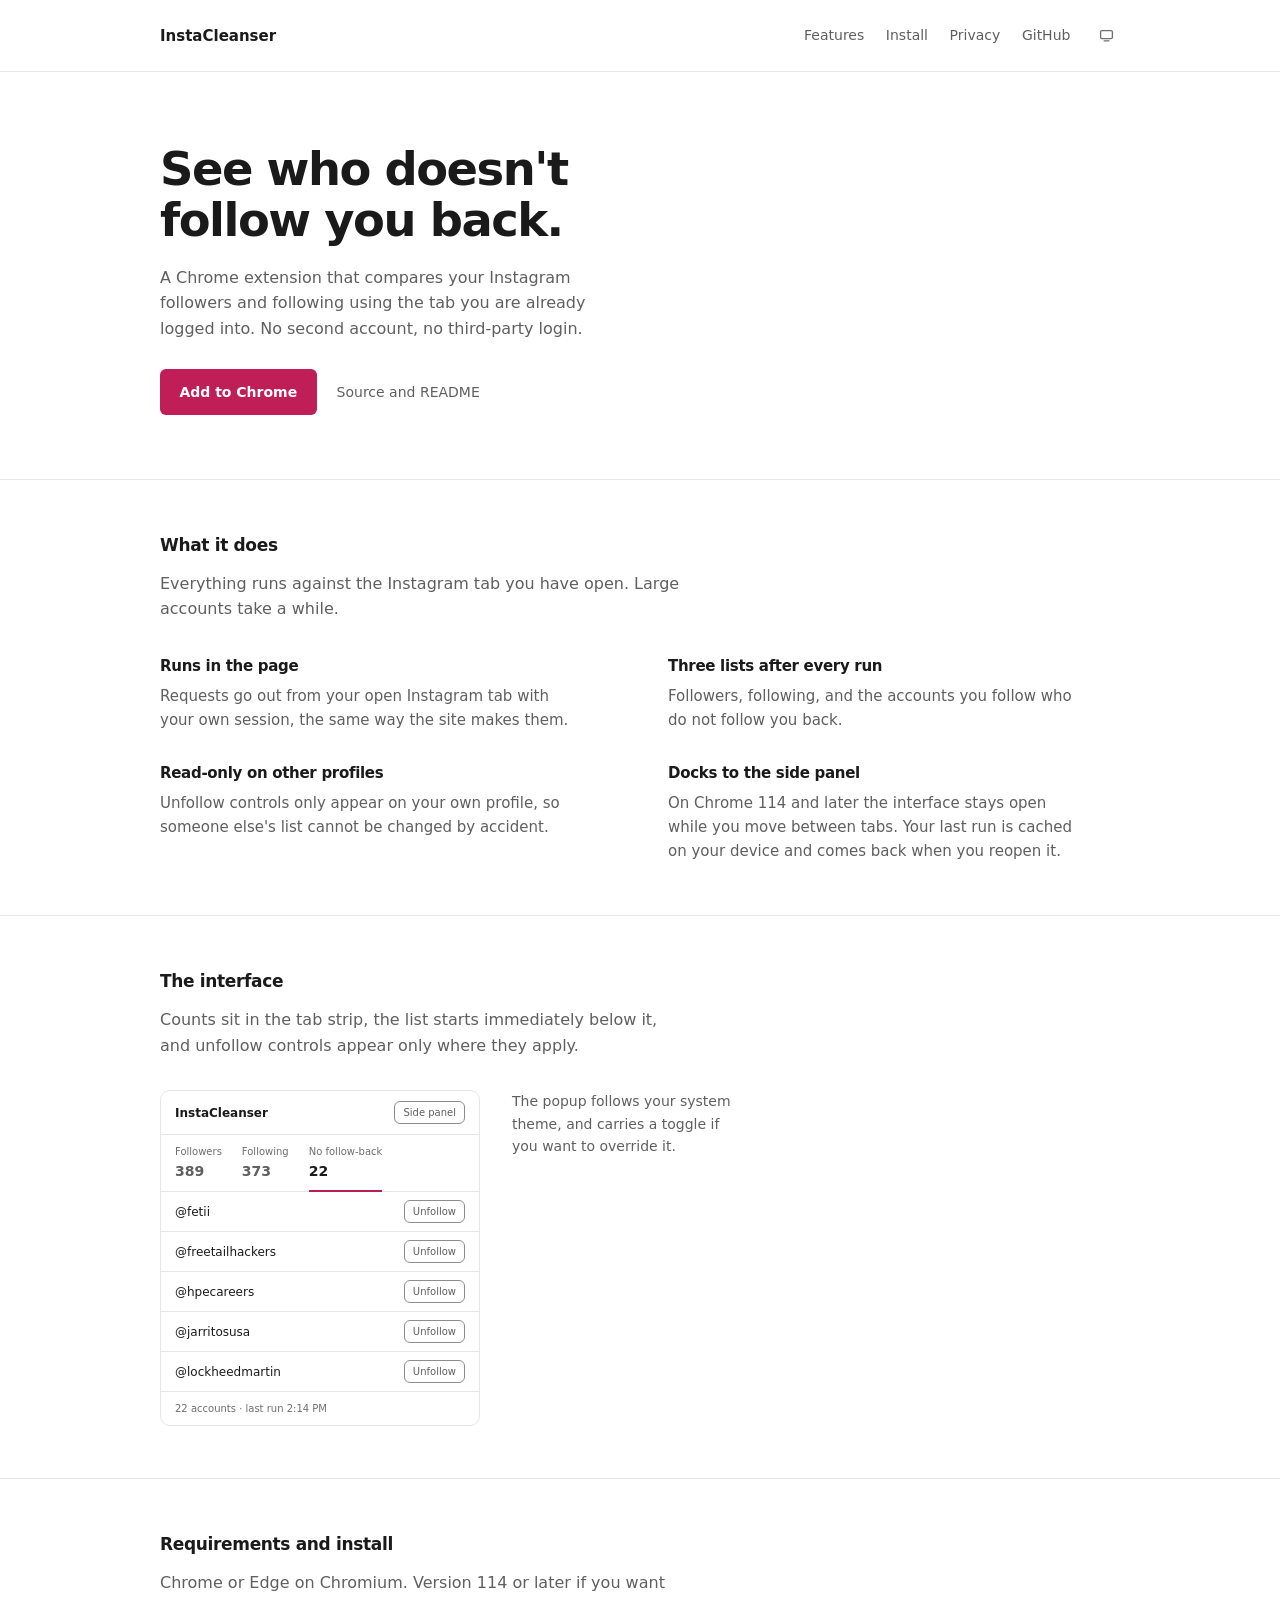
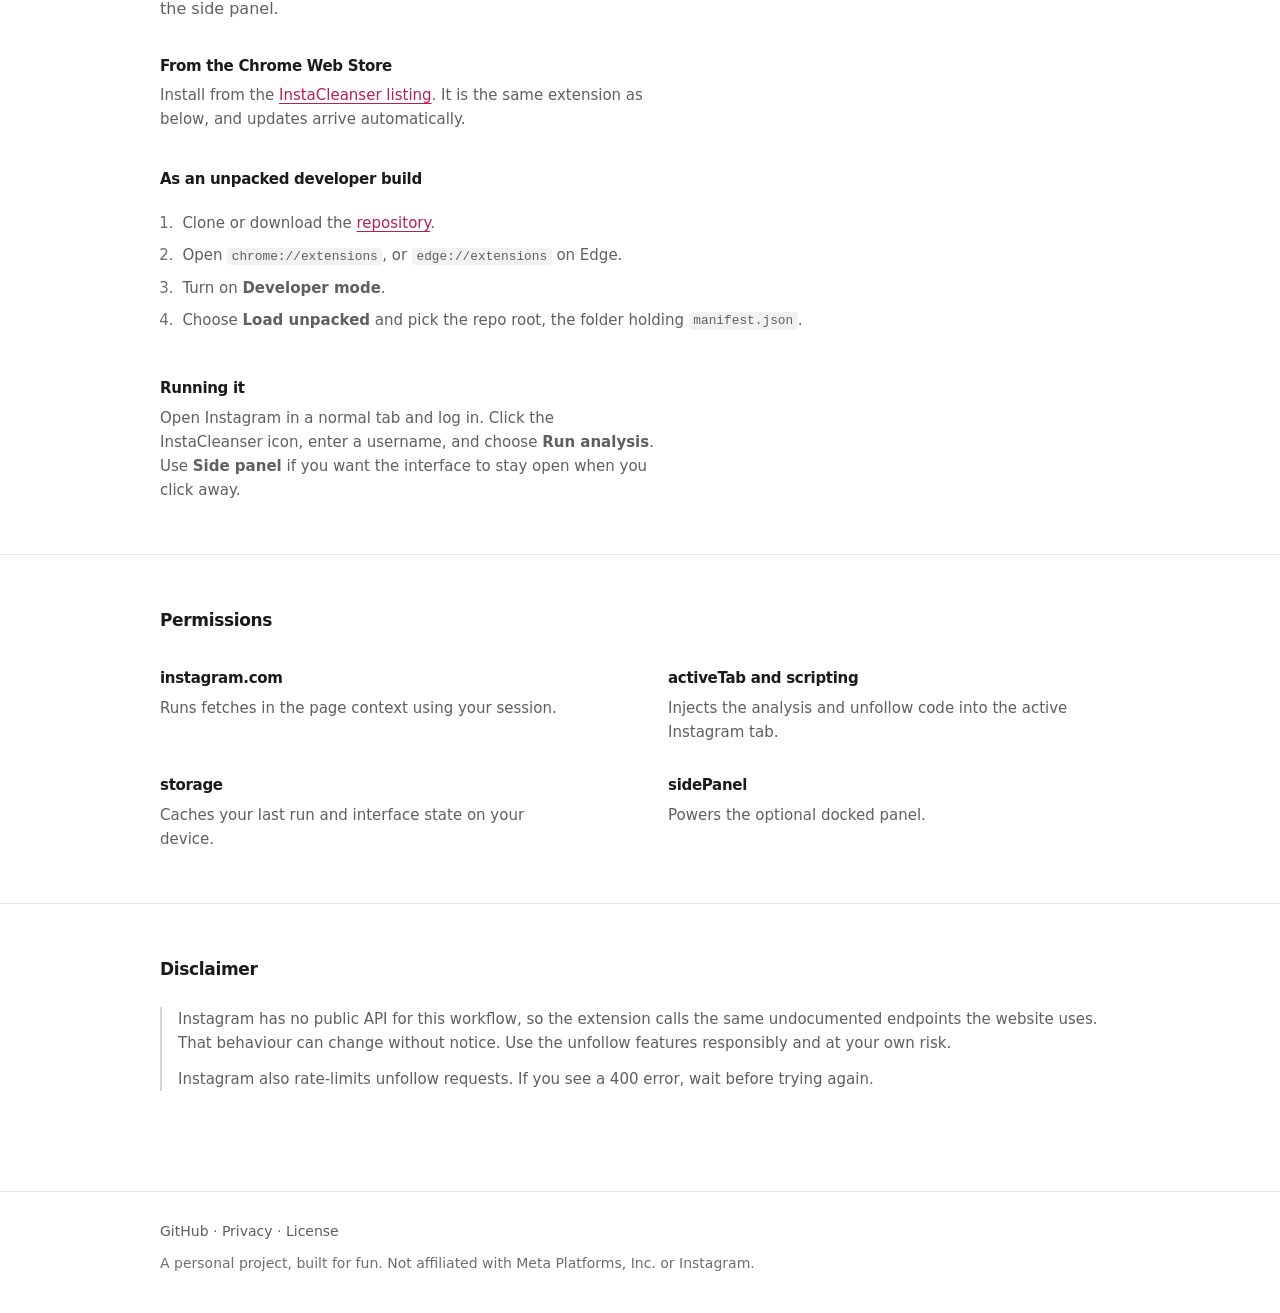
<file: site/index.html>
<!DOCTYPE html>
<html lang="en">
<head>
  <meta charset="UTF-8" />
  <meta name="viewport" content="width=device-width, initial-scale=1" />
  <title>InstaCleanser — see who does not follow you back</title>
  <meta
    name="description"
    content="Chrome extension that compares your Instagram followers and following in the tab you are already logged into, shows who does not follow back, and unfollows from your own profile."
  />
  <link rel="canonical" href="https://troydavis.me/instacleanser/" />
  <meta property="og:type" content="website" />
  <meta property="og:title" content="InstaCleanser — see who does not follow you back" />
  <meta
    property="og:description"
    content="Compare Instagram followers and following using your own browser session. Side panel, local storage, no separate login."
  />
  <meta property="og:url" content="https://troydavis.me/instacleanser/" />
  <meta
    property="og:image"
    content="https://troydavis.me/instacleanser/assets/popup-main-dark.png"
  />
  <meta name="twitter:card" content="summary_large_image" />
  <meta name="twitter:title" content="InstaCleanser" />
  <meta
    name="twitter:description"
    content="Compare Instagram followers and following in your browser, and unfollow the accounts that do not follow you back."
  />
  <meta
    name="twitter:image"
    content="https://troydavis.me/instacleanser/assets/popup-main-dark.png"
  />
  <script>
    // Applied before first paint so the page never renders in the wrong theme.
    try {
      var t = localStorage.getItem("instacleanser_theme");
      if (t === "light" || t === "dark") document.documentElement.dataset.theme = t;
    } catch (e) {}
  </script>
  <link rel="stylesheet" href="styles.css" />
  <link
    rel="icon"
    href="data:image/svg+xml,%3Csvg xmlns='http://www.w3.org/2000/svg' viewBox='0 0 32 32'%3E%3Crect width='32' height='32' rx='8' fill='%23d81b60'/%3E%3Cpath fill='%23fff' d='M8 22c0-6 4-10 8-10s8 4 8 10H8zm8-12a4 4 0 1 1 0-8 4 4 0 0 1 0 8z'/%3E%3C/svg%3E"
  />
</head>
<body>
  <a class="nav-skip" href="#main">Skip to content</a>
  <header class="site-header">
    <div class="wrap-wide">
      <span class="logo">InstaCleanser</span>
      <nav class="header-links" aria-label="Page">
        <a href="#features">Features</a>
        <a href="#install">Install</a>
        <a href="privacy.html">Privacy</a>
        <a href="https://github.com/Troydavis06/InstaCleanser">GitHub</a>
        <button type="button" id="theme-toggle" class="btn-icon" data-choice="system" title="Theme: system" aria-label="Theme: system">
          <svg class="i-system" viewBox="0 0 16 16" fill="none" stroke="currentColor" stroke-width="1.4" stroke-linecap="round" aria-hidden="true"><rect x="1.7" y="2.7" width="12.6" height="8.6" rx="1.5"/><path d="M5.5 13.8h5"/></svg>
          <svg class="i-light" viewBox="0 0 16 16" fill="none" stroke="currentColor" stroke-width="1.4" stroke-linecap="round" aria-hidden="true"><circle cx="8" cy="8" r="3.1"/><path d="M8 1.2v1.5M8 13.3v1.5M14.8 8h-1.5M2.7 8H1.2M12.8 3.2l-1.1 1.1M4.3 11.7l-1.1 1.1M12.8 12.8l-1.1-1.1M4.3 4.3L3.2 3.2"/></svg>
          <svg class="i-dark" viewBox="0 0 16 16" fill="none" stroke="currentColor" stroke-width="1.4" stroke-linejoin="round" aria-hidden="true"><path d="M13.2 9.6A5.7 5.7 0 0 1 6.4 2.8a5.7 5.7 0 1 0 6.8 6.8z"/></svg>
        </button>
      </nav>
    </div>
  </header>

  <main id="main">
    <section class="hero">
      <div class="wrap-wide">
        <h1>See who doesn't follow you back.</h1>
        <p class="hero-lead">
          A Chrome extension that compares your Instagram followers and following using the tab you
          are already logged into. No second account, no third-party login.
        </p>
        <div class="hero-cta">
          <a
            class="btn btn-primary"
            href="https://chromewebstore.google.com/detail/ecphalengelfdcnhallaepjbjgbcbnbb"
            target="_blank"
            rel="noopener noreferrer"
          >
            Add to Chrome
          </a>
          <a class="link-plain" href="https://github.com/Troydavis06/InstaCleanser">Source and README</a>
        </div>
      </div>
    </section>

    <section class="section" id="features" aria-labelledby="features-heading">
      <div class="wrap-wide">
        <h2 id="features-heading">What it does</h2>
        <p class="section-intro">
          Everything runs against the Instagram tab you have open. Large accounts take a while.
        </p>
        <div class="features">
          <div>
            <h3>Runs in the page</h3>
            <p>
              Requests go out from your open Instagram tab with your own session, the same way the
              site makes them.
            </p>
          </div>
          <div>
            <h3>Three lists after every run</h3>
            <p>
              Followers, following, and the accounts you follow who do not follow you back.
            </p>
          </div>
          <div>
            <h3>Read-only on other profiles</h3>
            <p>
              Unfollow controls only appear on your own profile, so someone else's list cannot be
              changed by accident.
            </p>
          </div>
          <div>
            <h3>Docks to the side panel</h3>
            <p>
              On Chrome 114 and later the interface stays open while you move between tabs. Your
              last run is cached on your device and comes back when you reopen it.
            </p>
          </div>
        </div>
      </div>
    </section>

    <section class="section" id="screens" aria-labelledby="screens-heading">
      <div class="wrap-wide">
        <h2 id="screens-heading">The interface</h2>
        <p class="section-intro">
          Counts sit in the tab strip, the list starts immediately below it, and unfollow controls
          appear only where they apply.
        </p>
        <div class="replica-row">
          <!-- Markup, not a screenshot: it reads this page's tokens, so it
               follows the site theme and can never fall out of date. -->
          <div class="replica" role="img" aria-label="The InstaCleanser popup showing the No follow-back tab: 22 accounts, each with an Unfollow button, and an Unfollow all control.">
            <div class="replica-hdr">
              <span class="replica-mark">InstaCleanser</span>
              <span class="replica-ghost">Side panel</span>
            </div>
            <div class="replica-tabs" aria-hidden="true">
              <div class="replica-tab"><span>Followers</span><span>389</span></div>
              <div class="replica-tab"><span>Following</span><span>373</span></div>
              <div class="replica-tab on"><span>No follow-back</span><span>22</span></div>
            </div>
            <ul aria-hidden="true">
              <li><span>@fetii</span><span class="replica-unfollow">Unfollow</span></li>
              <li><span>@freetailhackers</span><span class="replica-unfollow">Unfollow</span></li>
              <li><span>@hpecareers</span><span class="replica-unfollow">Unfollow</span></li>
              <li><span>@jarritosusa</span><span class="replica-unfollow">Unfollow</span></li>
              <li><span>@lockheedmartin</span><span class="replica-unfollow">Unfollow</span></li>
            </ul>
            <p class="replica-status" aria-hidden="true">22 accounts · last run 2:14 PM</p>
          </div>
          <p class="replica-caption">
            The popup follows your system theme, and carries a toggle if you want to override it.
          </p>
        </div>
      </div>
    </section>

    <section class="section" id="install" aria-labelledby="install-heading">
      <div class="wrap-wide">
        <h2 id="install-heading">Requirements and install</h2>
        <p class="section-intro">
          Chrome or Edge on Chromium. Version 114 or later if you want the side panel.
        </p>
        <div class="stack">
          <div>
            <h3>From the Chrome Web Store</h3>
            <p>
              Install from the
              <a
                href="https://chromewebstore.google.com/detail/ecphalengelfdcnhallaepjbjgbcbnbb"
                target="_blank"
                rel="noopener noreferrer"
                >InstaCleanser listing</a>. It is the same extension as below, and updates arrive
              automatically.
            </p>
          </div>
          <div>
            <h3>As an unpacked developer build</h3>
            <ol class="steps">
              <li>Clone or download the <a href="https://github.com/Troydavis06/InstaCleanser">repository</a>.</li>
              <li>Open <code>chrome://extensions</code>, or <code>edge://extensions</code> on Edge.</li>
              <li>Turn on <strong>Developer mode</strong>.</li>
              <li>Choose <strong>Load unpacked</strong> and pick the repo root, the folder holding <code>manifest.json</code>.</li>
            </ol>
          </div>
          <div>
            <h3>Running it</h3>
            <p>
              Open Instagram in a normal tab and log in. Click the InstaCleanser icon, enter a
              username, and choose <strong>Run analysis</strong>. Use <strong>Side panel</strong> if
              you want the interface to stay open when you click away.
            </p>
          </div>
        </div>
      </div>
    </section>

    <section class="section" aria-labelledby="perms-heading">
      <div class="wrap-wide">
        <h2 id="perms-heading">Permissions</h2>
        <div class="features">
          <div>
            <h3>instagram.com</h3>
            <p>Runs fetches in the page context using your session.</p>
          </div>
          <div>
            <h3>activeTab and scripting</h3>
            <p>Injects the analysis and unfollow code into the active Instagram tab.</p>
          </div>
          <div>
            <h3>storage</h3>
            <p>Caches your last run and interface state on your device.</p>
          </div>
          <div>
            <h3>sidePanel</h3>
            <p>Powers the optional docked panel.</p>
          </div>
        </div>
      </div>
    </section>

    <section class="section" aria-labelledby="disclaimer-heading">
      <div class="wrap-wide">
        <h2 id="disclaimer-heading">Disclaimer</h2>
        <div class="disclaimer">
          <p>
            Instagram has no public API for this workflow, so the extension calls the same
            undocumented endpoints the website uses. That behaviour can change without notice. Use
            the unfollow features responsibly and at your own risk.
          </p>
          <p>
            Instagram also rate-limits unfollow requests. If you see a 400 error, wait before trying
            again.
          </p>
        </div>
      </div>
    </section>
  </main>

  <footer class="site-footer">
    <div class="wrap-wide">
      <p>
        <a href="https://github.com/Troydavis06/InstaCleanser">GitHub</a>
        ·
        <a href="privacy.html">Privacy</a>
        ·
        <a href="https://github.com/Troydavis06/InstaCleanser/blob/main/LICENSE">License</a>
      </p>
      <p>A personal project, built for fun. Not affiliated with Meta Platforms, Inc. or Instagram.</p>
    </div>
  </footer>

  <script src="theme.js" defer></script>
</body>
</html>
</file>
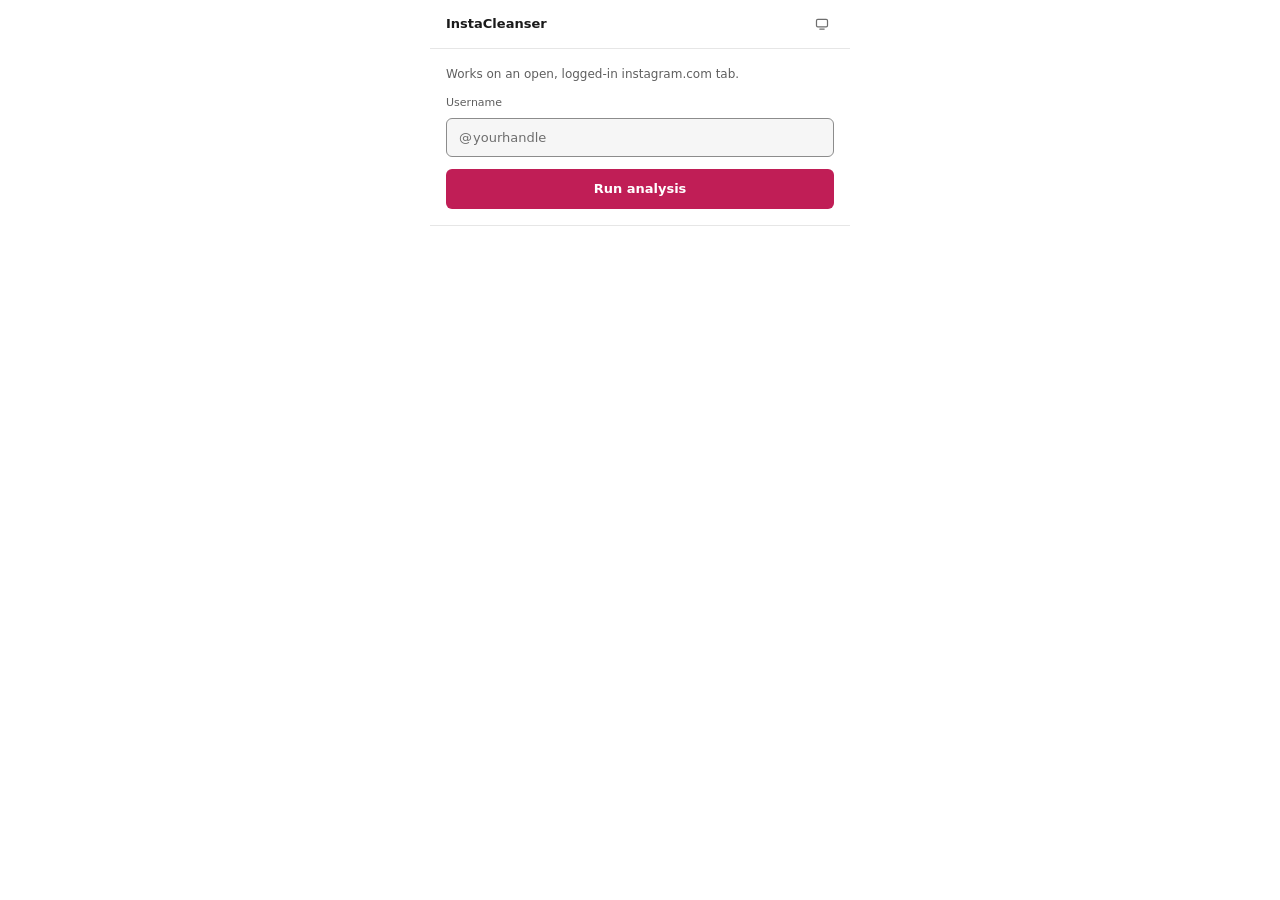
<file: popup.html>
<!DOCTYPE html>
<html lang="en">
<head>
  <meta charset="UTF-8" />
  <title>InstaCleanser</title>
  <script src="theme-init.js"></script>
  <link rel="stylesheet" href="popup.css" />
</head>
<body>
  <header class="brand">
    <span class="brand-mark">InstaCleanser</span>
    <div class="brand-actions">
      <button type="button" id="theme-toggle" class="btn-icon" data-choice="system" title="Theme: system" aria-label="Theme: system">
        <svg class="i-system" viewBox="0 0 16 16" fill="none" stroke="currentColor" stroke-width="1.4" stroke-linecap="round" aria-hidden="true"><rect x="1.7" y="2.7" width="12.6" height="8.6" rx="1.5"/><path d="M5.5 13.8h5"/></svg>
        <svg class="i-light" viewBox="0 0 16 16" fill="none" stroke="currentColor" stroke-width="1.4" stroke-linecap="round" aria-hidden="true"><circle cx="8" cy="8" r="3.1"/><path d="M8 1.2v1.5M8 13.3v1.5M14.8 8h-1.5M2.7 8H1.2M12.8 3.2l-1.1 1.1M4.3 11.7l-1.1 1.1M12.8 12.8l-1.1-1.1M4.3 4.3L3.2 3.2"/></svg>
        <svg class="i-dark" viewBox="0 0 16 16" fill="none" stroke="currentColor" stroke-width="1.4" stroke-linejoin="round" aria-hidden="true"><path d="M13.2 9.6A5.7 5.7 0 0 1 6.4 2.8a5.7 5.7 0 1 0 6.8 6.8z"/></svg>
      </button>
      <button type="button" id="open-side-panel" class="btn-ghost" title="Keeps this open while you switch tabs">
        Side panel
      </button>
    </div>
  </header>

  <section id="setup" class="setup">
    <p class="note">Works on an open, logged-in instagram.com tab.</p>
    <div class="field-group">
      <label for="user">Username</label>
      <div class="field">
        <span class="at" aria-hidden="true">@</span>
        <input id="user" type="text" placeholder="yourhandle" autocomplete="username" spellcheck="false" />
      </div>
    </div>
    <button id="run" type="button" class="btn-primary">Run analysis</button>
    <p id="run-status" class="status-bar status-inline" role="status" aria-live="polite" hidden></p>
  </section>

  <section id="error-panel" class="error-panel hidden" aria-live="polite">
    <h2 class="panel-title">Something went wrong</h2>
    <pre id="error-text" class="mono"></pre>
  </section>

  <section id="results" class="hidden" aria-live="polite">
    <div class="tabs" role="tablist" aria-label="Results">
      <button type="button" class="tab active" role="tab" aria-selected="true" data-tab="followers" id="tab-followers">
        <span class="tab-label">Followers</span>
        <span class="tab-count" id="count-tab-followers">0</span>
      </button>
      <button type="button" class="tab" role="tab" aria-selected="false" data-tab="following" id="tab-following">
        <span class="tab-label">Following</span>
        <span class="tab-count" id="count-tab-following">0</span>
      </button>
      <button type="button" class="tab" role="tab" aria-selected="false" data-tab="nonfb" id="tab-nonfb">
        <span class="tab-label">No follow-back</span>
        <span class="tab-count" id="count-tab-nonfb">0</span>
      </button>
    </div>

    <div class="tab-panels">
      <div class="tab-panel active" role="tabpanel" id="panel-followers" aria-labelledby="tab-followers">
        <div class="list-scroll">
          <ul id="list-followers" class="account-list"></ul>
        </div>
      </div>

      <div class="tab-panel" role="tabpanel" id="panel-following" aria-labelledby="tab-following" hidden>
        <div class="list-scroll">
          <ul id="list-following" class="account-list"></ul>
        </div>
      </div>

      <div class="tab-panel" role="tabpanel" id="panel-nonfb" aria-labelledby="tab-nonfb" hidden>
        <p id="foreign-profile-note" class="readonly-note hidden">
          This is someone else's profile, so the lists are theirs and unfollow is off.
        </p>
        <div class="panel-head">
          <p class="panel-caption" id="nonfb-stat-label">You follow them, they don't follow you back</p>
          <p class="nonfb-actions" id="nonfb-actions-wrap">
            <button type="button" id="unfollow-all" class="btn-danger">Unfollow all</button>
          </p>
        </div>
        <div class="list-scroll list-scroll-tall">
          <ul id="list-nonfb" class="account-list account-list-actions"></ul>
        </div>
      </div>
    </div>

    <p id="status" class="status-bar" role="status" aria-live="polite"></p>
  </section>

  <script src="popup.js"></script>
</body>
</html>
</file>
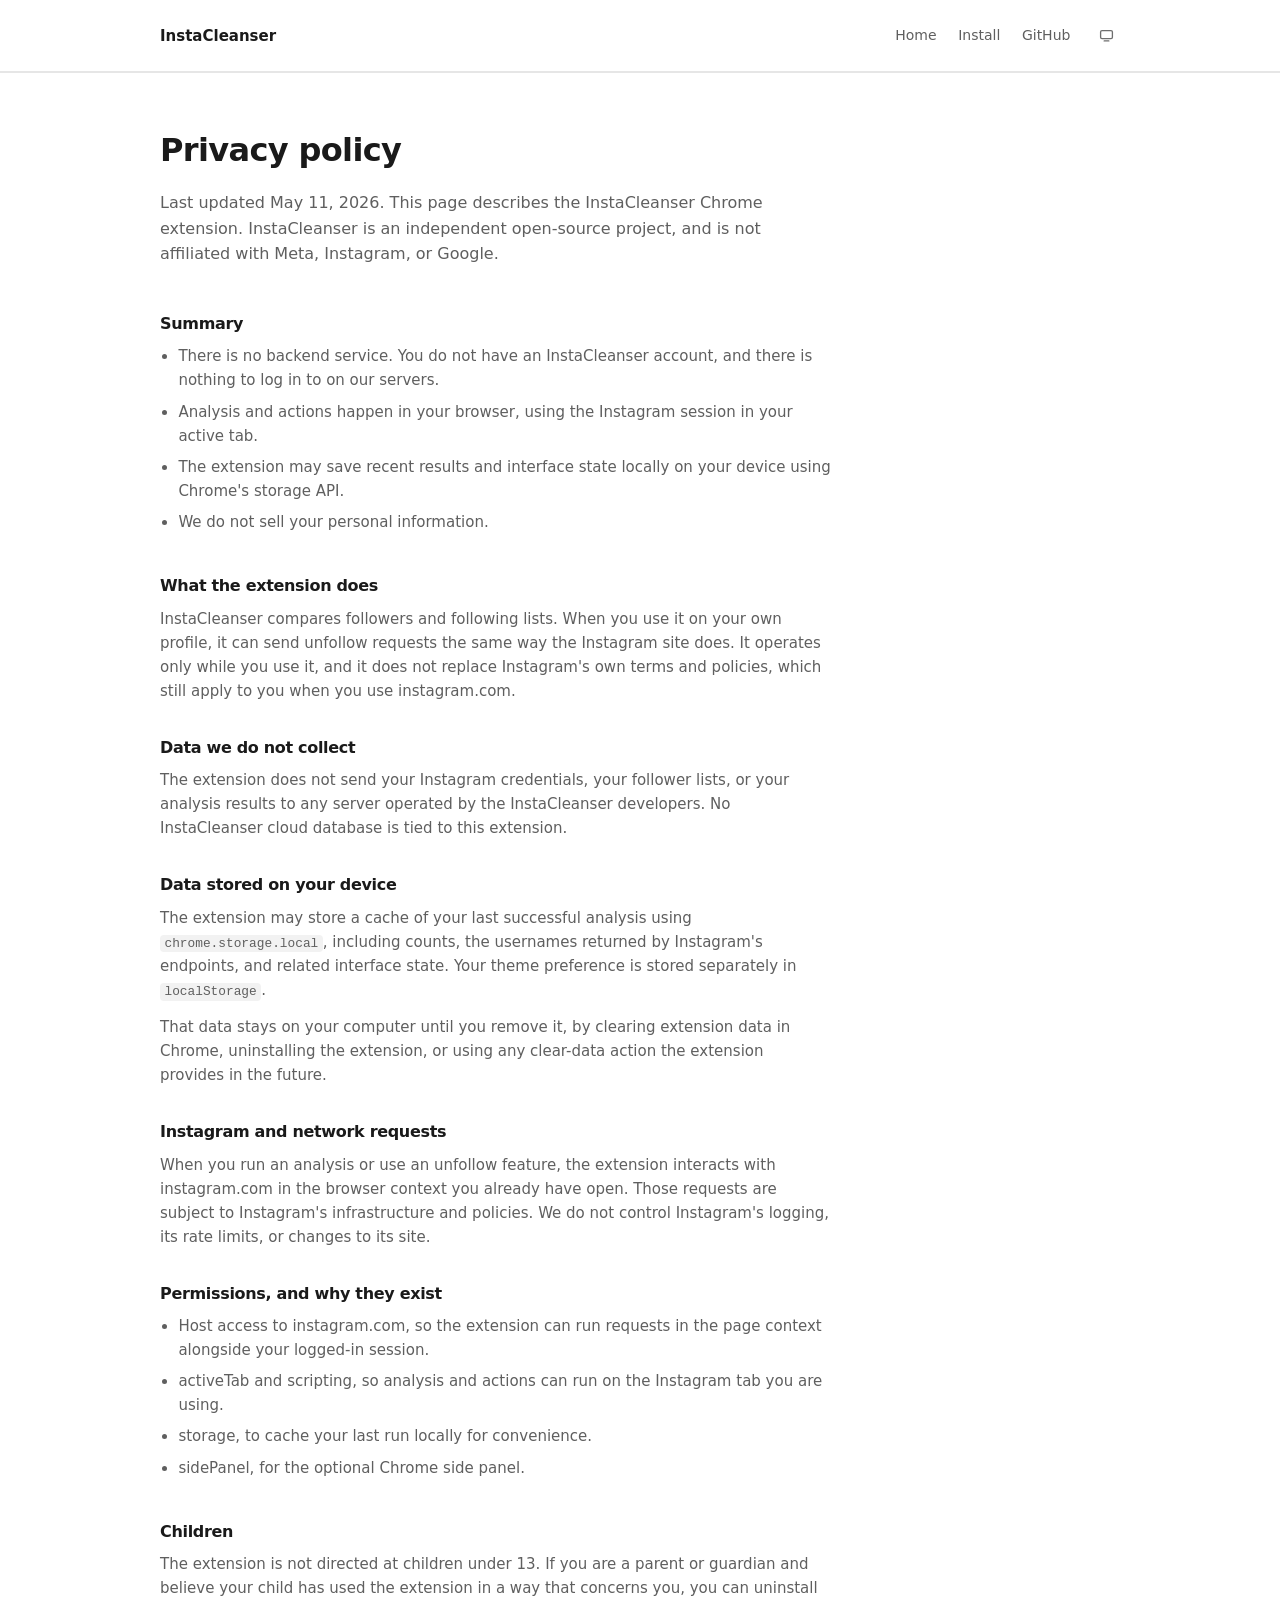
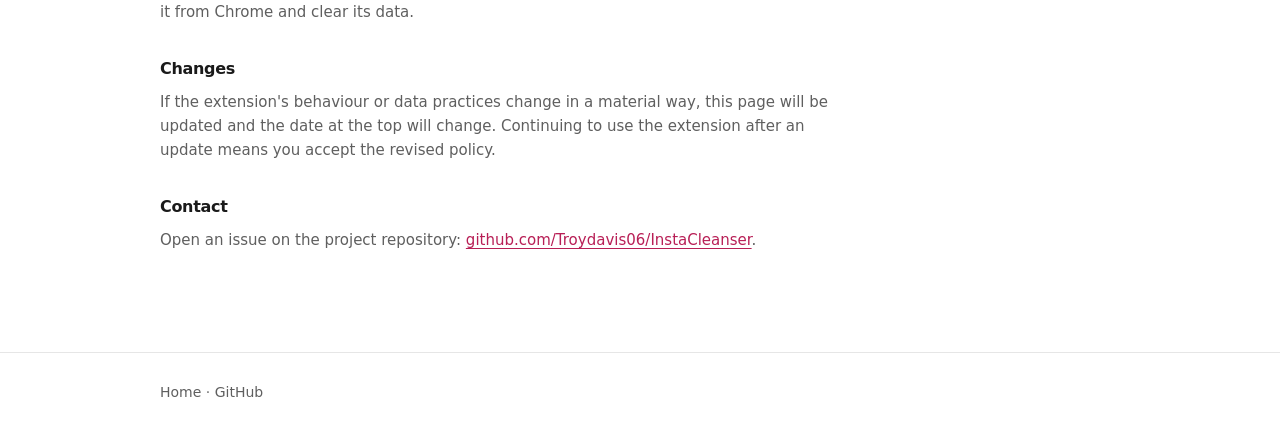
<file: site/privacy.html>
<!DOCTYPE html>
<html lang="en">
<head>
  <meta charset="UTF-8" />
  <meta name="viewport" content="width=device-width, initial-scale=1" />
  <title>Privacy policy — InstaCleanser</title>
  <meta
    name="description"
    content="Privacy policy for the InstaCleanser browser extension: local-only storage, no accounts on our servers, Instagram tab session."
  />
  <link rel="canonical" href="https://troydavis.me/instacleanser/privacy.html" />
  <script>
    // Applied before first paint so the page never renders in the wrong theme.
    try {
      var t = localStorage.getItem("instacleanser_theme");
      if (t === "light" || t === "dark") document.documentElement.dataset.theme = t;
    } catch (e) {}
  </script>
  <link rel="stylesheet" href="styles.css" />
  <link
    rel="icon"
    href="data:image/svg+xml,%3Csvg xmlns='http://www.w3.org/2000/svg' viewBox='0 0 32 32'%3E%3Crect width='32' height='32' rx='8' fill='%23d81b60'/%3E%3Cpath fill='%23fff' d='M8 22c0-6 4-10 8-10s8 4 8 10H8zm8-12a4 4 0 1 1 0-8 4 4 0 0 1 0 8z'/%3E%3C/svg%3E"
  />
</head>
<body>
  <a class="nav-skip" href="#main">Skip to content</a>
  <header class="site-header">
    <div class="wrap-wide">
      <a class="logo" href="index.html">InstaCleanser</a>
      <nav class="header-links" aria-label="Page">
        <a href="index.html">Home</a>
        <a href="index.html#install">Install</a>
        <a href="https://github.com/Troydavis06/InstaCleanser">GitHub</a>
        <button type="button" id="theme-toggle" class="btn-icon" data-choice="system" title="Theme: system" aria-label="Theme: system">
          <svg class="i-system" viewBox="0 0 16 16" fill="none" stroke="currentColor" stroke-width="1.4" stroke-linecap="round" aria-hidden="true"><rect x="1.7" y="2.7" width="12.6" height="8.6" rx="1.5"/><path d="M5.5 13.8h5"/></svg>
          <svg class="i-light" viewBox="0 0 16 16" fill="none" stroke="currentColor" stroke-width="1.4" stroke-linecap="round" aria-hidden="true"><circle cx="8" cy="8" r="3.1"/><path d="M8 1.2v1.5M8 13.3v1.5M14.8 8h-1.5M2.7 8H1.2M12.8 3.2l-1.1 1.1M4.3 11.7l-1.1 1.1M12.8 12.8l-1.1-1.1M4.3 4.3L3.2 3.2"/></svg>
          <svg class="i-dark" viewBox="0 0 16 16" fill="none" stroke="currentColor" stroke-width="1.4" stroke-linejoin="round" aria-hidden="true"><path d="M13.2 9.6A5.7 5.7 0 0 1 6.4 2.8a5.7 5.7 0 1 0 6.8 6.8z"/></svg>
        </button>
      </nav>
    </div>
  </header>

  <main id="main" class="section">
    <div class="wrap-wide">
      <h1 class="policy-title">Privacy policy</h1>
      <p class="policy-lead">
        Last updated May 11, 2026. This page describes the InstaCleanser Chrome extension.
        InstaCleanser is an independent open-source project, and is not affiliated with Meta,
        Instagram, or Google.
      </p>

      <div class="policy-body">
        <section>
          <h2>Summary</h2>
          <ul>
            <li>There is no backend service. You do not have an InstaCleanser account, and there is nothing to log in to on our servers.</li>
            <li>Analysis and actions happen in your browser, using the Instagram session in your active tab.</li>
            <li>The extension may save recent results and interface state locally on your device using Chrome's storage API.</li>
            <li>We do not sell your personal information.</li>
          </ul>
        </section>

        <section>
          <h2>What the extension does</h2>
          <p>
            InstaCleanser compares followers and following lists. When you use it on your own
            profile, it can send unfollow requests the same way the Instagram site does. It operates
            only while you use it, and it does not replace Instagram's own terms and policies, which
            still apply to you when you use instagram.com.
          </p>
        </section>

        <section>
          <h2>Data we do not collect</h2>
          <p>
            The extension does not send your Instagram credentials, your follower lists, or your
            analysis results to any server operated by the InstaCleanser developers. No
            InstaCleanser cloud database is tied to this extension.
          </p>
        </section>

        <section>
          <h2>Data stored on your device</h2>
          <p>
            The extension may store a cache of your last successful analysis using
            <code>chrome.storage.local</code>, including counts, the usernames returned by
            Instagram's endpoints, and related interface state. Your theme preference is stored
            separately in <code>localStorage</code>.
          </p>
          <p>
            That data stays on your computer until you remove it, by clearing extension data in
            Chrome, uninstalling the extension, or using any clear-data action the extension
            provides in the future.
          </p>
        </section>

        <section>
          <h2>Instagram and network requests</h2>
          <p>
            When you run an analysis or use an unfollow feature, the extension interacts with
            instagram.com in the browser context you already have open. Those requests are subject
            to Instagram's infrastructure and policies. We do not control Instagram's logging, its
            rate limits, or changes to its site.
          </p>
        </section>

        <section>
          <h2>Permissions, and why they exist</h2>
          <ul>
            <li>Host access to instagram.com, so the extension can run requests in the page context alongside your logged-in session.</li>
            <li>activeTab and scripting, so analysis and actions can run on the Instagram tab you are using.</li>
            <li>storage, to cache your last run locally for convenience.</li>
            <li>sidePanel, for the optional Chrome side panel.</li>
          </ul>
        </section>

        <section>
          <h2>Children</h2>
          <p>
            The extension is not directed at children under 13. If you are a parent or guardian and
            believe your child has used the extension in a way that concerns you, you can uninstall
            it from Chrome and clear its data.
          </p>
        </section>

        <section>
          <h2>Changes</h2>
          <p>
            If the extension's behaviour or data practices change in a material way, this page will
            be updated and the date at the top will change. Continuing to use the extension after an
            update means you accept the revised policy.
          </p>
        </section>

        <section>
          <h2>Contact</h2>
          <p>
            Open an issue on the project repository:
            <a href="https://github.com/Troydavis06/InstaCleanser">github.com/Troydavis06/InstaCleanser</a>.
          </p>
        </section>
      </div>
    </div>
  </main>

  <footer class="site-footer">
    <div class="wrap-wide">
      <p>
        <a href="index.html">Home</a>
        ·
        <a href="https://github.com/Troydavis06/InstaCleanser">GitHub</a>
      </p>
    </div>
  </footer>

  <script src="theme.js" defer></script>
</body>
</html>
</file>
<file: site/styles.css>
/* InstaCleanser site.
   Token names here are mirrored in popup.css - keep the two in sync.
   Themes are defined at token level only: no component rule belongs inside a
   media query or a [data-theme] block. */

/* 1. Bare :root is the complete LIGHT palette. */
:root {
  color-scheme: light;

  --bg: #ffffff;
  --bg-sunken: #f6f6f6;
  --surface: #fafafa;
  --surface-2: #f2f2f2;

  --line: #e6e6e6;
  --line-strong: #d6d6d6;
  --line-control: #8c8c8c;

  --text: #1a1a1a;
  --text-muted: #5f5f5f;
  --text-faint: #6e6e6e;

  --accent: #c01e56;
  --accent-hover: #a91a4c;
  --accent-text: #b81f56;

  --danger: #b3403a;
  --danger-weak: rgba(179, 64, 58, 0.08);

  /* Theme-independent */
  --r-control: 6px;
  --r-surface: 10px;
  --font: system-ui, -apple-system, "Segoe UI", sans-serif;
  --mono: ui-monospace, "Cascadia Mono", Consolas, monospace;
  --measure: 42rem;
  --wide: 60rem;
}

/* 2. System dark, unless the user explicitly chose light. */
@media (prefers-color-scheme: dark) {
  :root:not([data-theme="light"]) {
    color-scheme: dark;

    --bg: #0e0e0e;
    --bg-sunken: #090909;
    --surface: #161616;
    --surface-2: #1e1e1e;

    --line: #262626;
    --line-strong: #333333;
    --line-control: #626262;

    --text: #ededed;
    --text-muted: #a0a0a0;
    --text-faint: #8a8a8a;

    --accent: #d81b60;
    --accent-hover: #e83a76;
    --accent-text: #ff5c8d;

    --danger: #d4574e;
    --danger-weak: rgba(212, 87, 78, 0.12);
  }
}

/* 3. An explicit dark choice beats a light OS. */
:root[data-theme="dark"] {
  color-scheme: dark;

  --bg: #0e0e0e;
  --bg-sunken: #090909;
  --surface: #161616;
  --surface-2: #1e1e1e;

  --line: #262626;
  --line-strong: #333333;
  --line-control: #626262;

  --text: #ededed;
  --text-muted: #a0a0a0;
  --text-faint: #8a8a8a;

  --accent: #d81b60;
  --accent-hover: #e83a76;
  --accent-text: #ff5c8d;

  --danger: #d4574e;
  --danger-weak: rgba(212, 87, 78, 0.12);
}

*,
*::before,
*::after {
  box-sizing: border-box;
}

html {
  min-height: 100%;
  background: var(--bg);
  font-family: var(--font);
  font-size: 16px;
  line-height: 1.6;
}

body {
  margin: 0;
  min-height: 100vh;
  background: var(--bg);
  color: var(--text);
}

:focus-visible {
  outline: 2px solid var(--accent-text);
  outline-offset: 2px;
}

a {
  color: var(--accent-text);
  text-decoration-thickness: 1px;
  text-underline-offset: 3px;
}

h1,
h2,
h3 {
  margin: 0;
  font-weight: 600;
  letter-spacing: -0.02em;
  text-wrap: balance;
}

p {
  margin: 0;
}

code {
  font-family: var(--mono);
  font-size: 0.855em;
  padding: 0.1em 0.35em;
  border-radius: 4px;
  background: var(--surface-2);
}

.wrap {
  width: min(100% - 2.5rem, var(--measure));
  margin-inline: auto;
}

.wrap-wide {
  width: min(100% - 2.5rem, var(--wide));
  margin-inline: auto;
}

.nav-skip {
  position: absolute;
  left: -9999px;
  z-index: 100;
  padding: 0.5rem 1rem;
  background: var(--surface);
  color: var(--text);
  border: 1px solid var(--line-control);
  border-radius: var(--r-control);
}

.nav-skip:focus {
  left: 1rem;
  top: 1rem;
}

/* ---------- header ---------- */

.site-header {
  border-bottom: 1px solid var(--line);
}

.site-header .wrap-wide {
  display: flex;
  align-items: center;
  justify-content: space-between;
  gap: 1rem;
  flex-wrap: wrap;
  padding-block: 1.35rem;
}

.logo {
  font-size: 0.9375rem;
  font-weight: 600;
  color: var(--text);
  text-decoration: none;
}

.header-links {
  display: flex;
  align-items: center;
  gap: 1.35rem;
}

.header-links a {
  font-size: 0.875rem;
  color: var(--text-muted);
  text-decoration: none;
}

.header-links a:hover {
  color: var(--text);
  text-decoration: underline;
}

/* ---------- theme toggle ---------- */

.btn-icon {
  display: flex;
  align-items: center;
  justify-content: center;
  width: 28px;
  height: 28px;
  padding: 0;
  border: 1px solid transparent;
  border-radius: var(--r-control);
  background: transparent;
  color: var(--text-faint);
  cursor: pointer;
}

.btn-icon:hover {
  color: var(--text);
  border-color: var(--line-control);
}

.btn-icon svg {
  display: none;
  width: 15px;
  height: 15px;
}

.btn-icon[data-choice="system"] .i-system,
.btn-icon[data-choice="light"] .i-light,
.btn-icon[data-choice="dark"] .i-dark {
  display: block;
}

/* ---------- hero ---------- */

.hero {
  /* The section rule below sits directly under the CTA, so the bottom needs
     real room -- 1rem put the line almost against the button. */
  padding-block: 4.5rem 4rem;
}

.hero h1 {
  font-size: clamp(2rem, 5.5vw, 2.9rem);
  line-height: 1.1;
  letter-spacing: -0.032em;
  max-width: 15ch;
}

.hero-lead {
  margin-top: 1.15rem;
  max-width: 46ch;
  color: var(--text-muted);
}

.hero-cta {
  display: flex;
  flex-wrap: wrap;
  align-items: center;
  gap: 1.25rem;
  margin-top: 1.75rem;
}

.btn {
  display: inline-flex;
  align-items: center;
  justify-content: center;
  padding: 0.65rem 1.15rem;
  border: 1px solid transparent;
  border-radius: var(--r-control);
  font-family: inherit;
  font-size: 0.875rem;
  font-weight: 600;
  text-decoration: none;
  cursor: pointer;
}

.btn-primary {
  background: var(--accent);
  color: #fff;
}

.btn-primary:hover {
  background: var(--accent-hover);
  color: #fff;
}

.link-plain {
  font-size: 0.875rem;
  color: var(--text-muted);
  text-decoration: none;
}

.link-plain:hover {
  color: var(--text);
  text-decoration: underline;
}

/* ---------- sections ---------- */

.section {
  padding-block: 3.25rem;
  border-top: 1px solid var(--line);
}

.section h2 {
  font-size: 1.0625rem;
}

.section-intro {
  margin-top: 0.75rem;
  max-width: 52ch;
  color: var(--text-muted);
}

/* Prose rows, not a card grid: separation is whitespace, not borders. */
.features {
  display: grid;
  gap: 1.85rem 3.5rem;
  margin-top: 2rem;
}

@media (min-width: 44rem) {
  .features {
    grid-template-columns: 1fr 1fr;
  }
}

.features h3 {
  font-size: 0.9375rem;
}

.features p {
  margin-top: 0.35rem;
  max-width: 44ch;
  font-size: 0.9375rem;
  color: var(--text-muted);
}

.steps {
  margin: 1.25rem 0 0;
  padding-left: 1.15rem;
  color: var(--text-muted);
  font-size: 0.9375rem;
}

.steps li {
  margin-bottom: 0.5rem;
  padding-left: 0.25rem;
}

.steps li::marker {
  color: var(--text-faint);
}

.stack {
  display: flex;
  flex-direction: column;
  gap: 2.25rem;
  margin-top: 2rem;
}

.stack h3 {
  font-size: 0.9375rem;
  margin-bottom: 0.35rem;
}

.stack p {
  max-width: 52ch;
  font-size: 0.9375rem;
  color: var(--text-muted);
}

.disclaimer {
  margin-top: 1.5rem;
  padding-left: 1rem;
  border-left: 2px solid var(--line-strong);
  font-size: 0.9375rem;
  color: var(--text-muted);
}

.disclaimer p + p {
  margin-top: 0.75rem;
}

/* ---------- popup replica ---------- */
/* A rendering of the extension UI in markup. It reads the page tokens, so it
   follows the site theme; a screenshot could only ever show one of them. */

.replica-row {
  display: flex;
  flex-wrap: wrap;
  align-items: flex-start;
  gap: 2rem;
  margin-top: 2rem;
}

.replica-caption {
  max-width: 26ch;
  font-size: 0.875rem;
  color: var(--text-muted);
}

.replica {
  width: 320px;
  flex: none;
  border: 1px solid var(--line);
  border-radius: var(--r-surface);
  background: var(--bg);
  overflow: hidden;
  font-size: 13px;
  line-height: 1.5;
}

.replica ul {
  list-style: none;
  margin: 0;
  padding: 0;
}

.replica-hdr {
  display: flex;
  align-items: center;
  justify-content: space-between;
  padding: 10px 14px;
  border-bottom: 1px solid var(--line);
}

.replica-mark {
  font-size: 12px;
  font-weight: 600;
}

.replica-ghost {
  padding: 3px 8px;
  border: 1px solid var(--line-control);
  border-radius: var(--r-control);
  font-size: 10px;
  color: var(--text-muted);
}

.replica-tabs {
  display: flex;
  gap: 20px;
  padding: 0 14px;
  border-bottom: 1px solid var(--line);
}

.replica-tab {
  display: flex;
  flex-direction: column;
  gap: 2px;
  padding: 9px 0 8px;
  margin-bottom: -1px;
  border-bottom: 2px solid transparent;
}

.replica-tab span:first-child {
  font-size: 10px;
  color: var(--text-faint);
}

.replica-tab span:last-child {
  font-size: 14px;
  font-weight: 600;
  color: var(--text-muted);
  font-variant-numeric: tabular-nums;
}

.replica-tab.on {
  border-bottom-color: var(--accent-text);
}

.replica-tab.on span:last-child {
  color: var(--text);
}

.replica li {
  display: flex;
  align-items: center;
  justify-content: space-between;
  gap: 10px;
  padding: 8px 14px;
  font-size: 12px;
  border-bottom: 1px solid var(--line);
}

.replica-unfollow {
  padding: 3px 8px;
  border: 1px solid var(--line-control);
  border-radius: var(--r-control);
  font-size: 10px;
  color: var(--text-muted);
}

.replica-status {
  padding: 9px 14px;
  font-size: 10px;
  color: var(--text-faint);
}

/* ---------- policy ---------- */

/* Left edge lines up with the header wordmark; measure is capped separately. */
.policy-title,
.policy-lead,
.policy-body {
  max-width: 42rem;
}

.policy-title {
  font-size: clamp(1.5rem, 4vw, 2rem);
}

.policy-lead {
  margin-top: 0.85rem;
  color: var(--text-muted);
}

.policy-body {
  display: flex;
  flex-direction: column;
  gap: 2rem;
  margin-top: 2.75rem;
}

.policy-body h2 {
  font-size: 1rem;
  margin-bottom: 0.5rem;
}

.policy-body p,
.policy-body li {
  color: var(--text-muted);
  font-size: 0.9375rem;
}

.policy-body p + p {
  margin-top: 0.75rem;
}

.policy-body ul {
  margin: 0;
  padding-left: 1.15rem;
}

.policy-body li {
  margin-bottom: 0.45rem;
}

/* ---------- footer ---------- */

.site-footer {
  margin-top: 3rem;
  padding-block: 1.75rem 2.5rem;
  border-top: 1px solid var(--line);
  font-size: 0.875rem;
  color: var(--text-faint);
}

.site-footer a {
  color: var(--text-muted);
  text-decoration: none;
}

.site-footer a:hover {
  color: var(--text);
  text-decoration: underline;
}

.site-footer p + p {
  margin-top: 0.6rem;
}

@media (prefers-reduced-motion: reduce) {
  * {
    transition: none !important;
    animation: none !important;
  }
}
</file>
<file: popup.css>
/* InstaCleanser popup.
   Token names here are mirrored in site/styles.css — keep the two in sync.
   Themes are defined at token level only: no component rule belongs inside a
   media query or a [data-theme] block. */

/* 1. Bare :root is the complete LIGHT palette. */
:root {
  color-scheme: light;

  --bg: #ffffff;
  --bg-sunken: #f6f6f6;
  --surface: #fafafa;
  --surface-2: #f2f2f2;

  --line: #e6e6e6;
  --line-strong: #d6d6d6;
  --line-control: #8c8c8c;

  --text: #1a1a1a;
  --text-muted: #5f5f5f;
  --text-faint: #6e6e6e;

  --accent: #c01e56;
  --accent-hover: #a91a4c;
  --accent-text: #b81f56;

  --danger: #b3403a;
  --danger-weak: rgba(179, 64, 58, 0.08);

  /* Theme-independent */
  --r-control: 6px;
  --r-surface: 10px;
  --s-1: 4px;
  --s-2: 8px;
  --s-3: 12px;
  --s-4: 16px;
  --s-5: 24px;
}

/* 2. System dark, unless the user explicitly chose light. */
@media (prefers-color-scheme: dark) {
  :root:not([data-theme="light"]) {
    color-scheme: dark;

    --bg: #0e0e0e;
    --bg-sunken: #090909;
    --surface: #161616;
    --surface-2: #1e1e1e;

    --line: #262626;
    --line-strong: #333333;
    --line-control: #626262;

    --text: #ededed;
    --text-muted: #a0a0a0;
    --text-faint: #8a8a8a;

    --accent: #d81b60;
    --accent-hover: #e83a76;
    --accent-text: #ff5c8d;

    --danger: #d4574e;
    --danger-weak: rgba(212, 87, 78, 0.12);
  }
}

/* 3. An explicit dark choice beats a light OS. */
:root[data-theme="dark"] {
  color-scheme: dark;

  --bg: #0e0e0e;
  --bg-sunken: #090909;
  --surface: #161616;
  --surface-2: #1e1e1e;

  --line: #262626;
  --line-strong: #333333;
  --line-control: #626262;

  --text: #ededed;
  --text-muted: #a0a0a0;
  --text-faint: #8a8a8a;

  --accent: #d81b60;
  --accent-hover: #e83a76;
  --accent-text: #ff5c8d;

  --danger: #d4574e;
  --danger-weak: rgba(212, 87, 78, 0.12);
}

* {
  box-sizing: border-box;
}

/* Toolbar popups size from a fixed body width; flex/100% width breaks that. */
html {
  min-height: 100%;
  background: var(--bg);
}

body {
  width: 400px;
  max-width: 100%;
  margin: 0 auto;
  padding: 0;
  overflow-x: hidden;
  overflow-y: auto;
  max-height: 640px;
  font: 13px/1.5 system-ui, -apple-system, "Segoe UI", sans-serif;
  color: var(--text);
  background: var(--bg);
}

/* Side panel viewports are wide: center a column and use more vertical space */
@media (min-width: 500px) {
  body {
    width: 100%;
    max-width: 420px;
    max-height: none;
    min-height: 100vh;
  }

  .list-scroll {
    max-height: min(340px, 46vh);
  }

  .list-scroll-tall {
    max-height: min(440px, 58vh);
  }

  #open-side-panel {
    display: none;
  }
}

.hidden {
  display: none !important;
}

:focus-visible {
  outline: 2px solid var(--accent-text);
  outline-offset: 2px;
}

/* ---------- header ---------- */

.brand {
  display: flex;
  align-items: center;
  justify-content: space-between;
  gap: var(--s-2);
  padding: var(--s-3) var(--s-4);
  border-bottom: 1px solid var(--line);
}

.brand-mark {
  font-size: 13px;
  font-weight: 600;
  color: var(--text);
}

.brand-actions {
  display: flex;
  align-items: center;
  gap: var(--s-2);
}

.btn-icon {
  display: flex;
  align-items: center;
  justify-content: center;
  width: 24px;
  height: 24px;
  padding: 0;
  border: 1px solid transparent;
  border-radius: var(--r-control);
  background: transparent;
  color: var(--text-faint);
  cursor: pointer;
}

.btn-icon:hover {
  color: var(--text-muted);
  border-color: var(--line-control);
}

.btn-icon svg {
  display: none;
  width: 14px;
  height: 14px;
}

.btn-icon[data-choice="system"] .i-system,
.btn-icon[data-choice="light"] .i-light,
.btn-icon[data-choice="dark"] .i-dark {
  display: block;
}

.btn-ghost {
  flex-shrink: 0;
  padding: var(--s-1) 10px;
  border: 1px solid var(--line-control);
  border-radius: var(--r-control);
  background: transparent;
  color: var(--text-muted);
  font: inherit;
  font-size: 11px;
  font-weight: 500;
  cursor: pointer;
}

.btn-ghost:hover {
  color: var(--text);
  background: var(--surface-2);
}

/* ---------- setup ---------- */

.setup {
  display: flex;
  flex-direction: column;
  gap: var(--s-3);
  padding: var(--s-4);
  border-bottom: 1px solid var(--line);
}

.note {
  margin: 0;
  font-size: 12px;
  color: var(--text-muted);
}

.field-group {
  display: flex;
  flex-direction: column;
  gap: 6px;
}

label {
  font-size: 11px;
  font-weight: 500;
  color: var(--text-muted);
}

.field {
  display: flex;
  align-items: center;
  padding: 0 var(--s-3);
  border: 1px solid var(--line-control);
  border-radius: var(--r-control);
  background: var(--bg-sunken);
}

.field:focus-within {
  border-color: var(--accent-text);
  box-shadow: 0 0 0 2px var(--danger-weak);
}

.field .at {
  color: var(--text-faint);
  font-size: 13px;
}

.field input {
  flex: 1;
  min-width: 0;
  padding: 9px 0 9px 1px;
  border: none;
  background: transparent;
  color: var(--text);
  font: inherit;
}

.field input:focus {
  outline: none;
}

.field input::placeholder {
  color: var(--text-faint);
}

.btn-primary {
  padding: 10px;
  border: none;
  border-radius: var(--r-control);
  background: var(--accent);
  color: #fff;
  font: inherit;
  font-weight: 600;
  cursor: pointer;
}

.btn-primary:hover:not(:disabled) {
  background: var(--accent-hover);
}

.btn-primary:disabled {
  opacity: 0.5;
  cursor: not-allowed;
}

/* ---------- error ---------- */

.error-panel {
  margin: var(--s-3) var(--s-4);
  padding: var(--s-3);
  border: 1px solid var(--danger);
  border-radius: var(--r-surface);
  background: var(--danger-weak);
}

.panel-title {
  margin: 0 0 6px;
  font-size: 13px;
  font-weight: 600;
  color: var(--text);
}

.mono {
  margin: 0;
  font-family: ui-monospace, "Cascadia Mono", Consolas, monospace;
  font-size: 11px;
  line-height: 1.5;
  white-space: pre-wrap;
  word-break: break-word;
  color: var(--danger);
}

/* ---------- tabs ---------- */

.tabs {
  display: flex;
  gap: var(--s-5);
  padding: 0 var(--s-4);
  border-bottom: 1px solid var(--line);
}

.tab {
  display: flex;
  flex-direction: column;
  gap: 3px;
  padding: 10px 0 9px;
  margin-bottom: -1px;
  border: none;
  border-bottom: 2px solid transparent;
  background: transparent;
  color: inherit;
  font: inherit;
  text-align: left;
  cursor: pointer;
}

.tab-label {
  font-size: 11px;
  font-weight: 500;
  color: var(--text-faint);
}

.tab-count {
  font-size: 15px;
  font-weight: 600;
  color: var(--text-muted);
  font-variant-numeric: tabular-nums;
  letter-spacing: -0.01em;
}

.tab:hover .tab-label,
.tab:hover .tab-count {
  color: var(--text);
}

.tab.active {
  border-bottom-color: var(--accent-text);
}

.tab.active .tab-label {
  color: var(--text-muted);
}

.tab.active .tab-count {
  color: var(--text);
}

/* ---------- panels ---------- */

.panel-caption {
  margin: 0;
  padding: var(--s-3) var(--s-4) var(--s-2);
  font-size: 11px;
  color: var(--text-faint);
}

.readonly-note {
  margin: var(--s-3) var(--s-4) var(--s-1);
  padding: 2px 0 2px var(--s-3);
  border-left: 2px solid var(--line-strong);
  font-size: 11px;
  line-height: 1.5;
  color: var(--text-muted);
}

.panel-head {
  display: flex;
  align-items: center;
  justify-content: space-between;
  gap: var(--s-3);
  padding: var(--s-3) var(--s-4);
}

.panel-head .panel-caption {
  padding: 0;
}

.nonfb-actions {
  margin: 0;
}

.btn-danger {
  padding: 6px var(--s-3);
  border: 1px solid var(--danger);
  border-radius: var(--r-control);
  background: transparent;
  color: var(--danger);
  font: inherit;
  font-size: 12px;
  font-weight: 500;
  cursor: pointer;
}

.btn-danger:hover:not(:disabled) {
  background: var(--danger-weak);
}

.btn-danger:disabled {
  opacity: 0.4;
  cursor: not-allowed;
}

/* ---------- lists ---------- */

.list-scroll {
  max-height: 240px;
  overflow-y: auto;
  border-top: 1px solid var(--line);
  scrollbar-width: thin;
  scrollbar-color: var(--line-strong) transparent;
}

.list-scroll-tall {
  max-height: 260px;
}

.account-list {
  list-style: none;
  margin: 0;
  padding: 0;
}

.account-list li {
  display: flex;
  align-items: center;
  justify-content: space-between;
  gap: 10px;
  padding: 9px var(--s-4);
  border-bottom: 1px solid var(--line);
}

.account-list li:hover {
  background: var(--surface-2);
}

.account-list li.muted {
  color: var(--text-faint);
}

.account-list .handle {
  overflow: hidden;
  text-overflow: ellipsis;
  white-space: nowrap;
}

.account-list .handle a {
  color: inherit;
  text-decoration: none;
}

.account-list .handle a:hover {
  color: var(--accent-text);
  text-decoration: underline;
}

.btn-unfollow {
  flex-shrink: 0;
  padding: var(--s-1) 9px;
  border: 1px solid var(--line-control);
  border-radius: var(--r-control);
  background: transparent;
  color: var(--text-muted);
  font: inherit;
  font-size: 11px;
  font-weight: 500;
  cursor: pointer;
}

.account-list li:hover .btn-unfollow:not(:disabled) {
  border-color: var(--danger);
  color: var(--danger);
}

.btn-unfollow:disabled {
  opacity: 0.5;
  cursor: default;
}

.btn-unfollow.done {
  border-color: transparent;
  color: var(--text-faint);
}

/* ---------- status ---------- */

.status-bar {
  margin: 0;
  padding: 10px var(--s-4);
  font-size: 11px;
  line-height: 1.45;
  color: var(--text-faint);
  font-variant-numeric: tabular-nums;
}

.status-bar.error {
  color: var(--danger);
}

@media (prefers-reduced-motion: reduce) {
  * {
    transition: none !important;
    animation: none !important;
  }
}

/* #run-status sits inside .setup, which already pads its children. */
.status-bar.status-inline {
  padding: 0;
}
</file>
